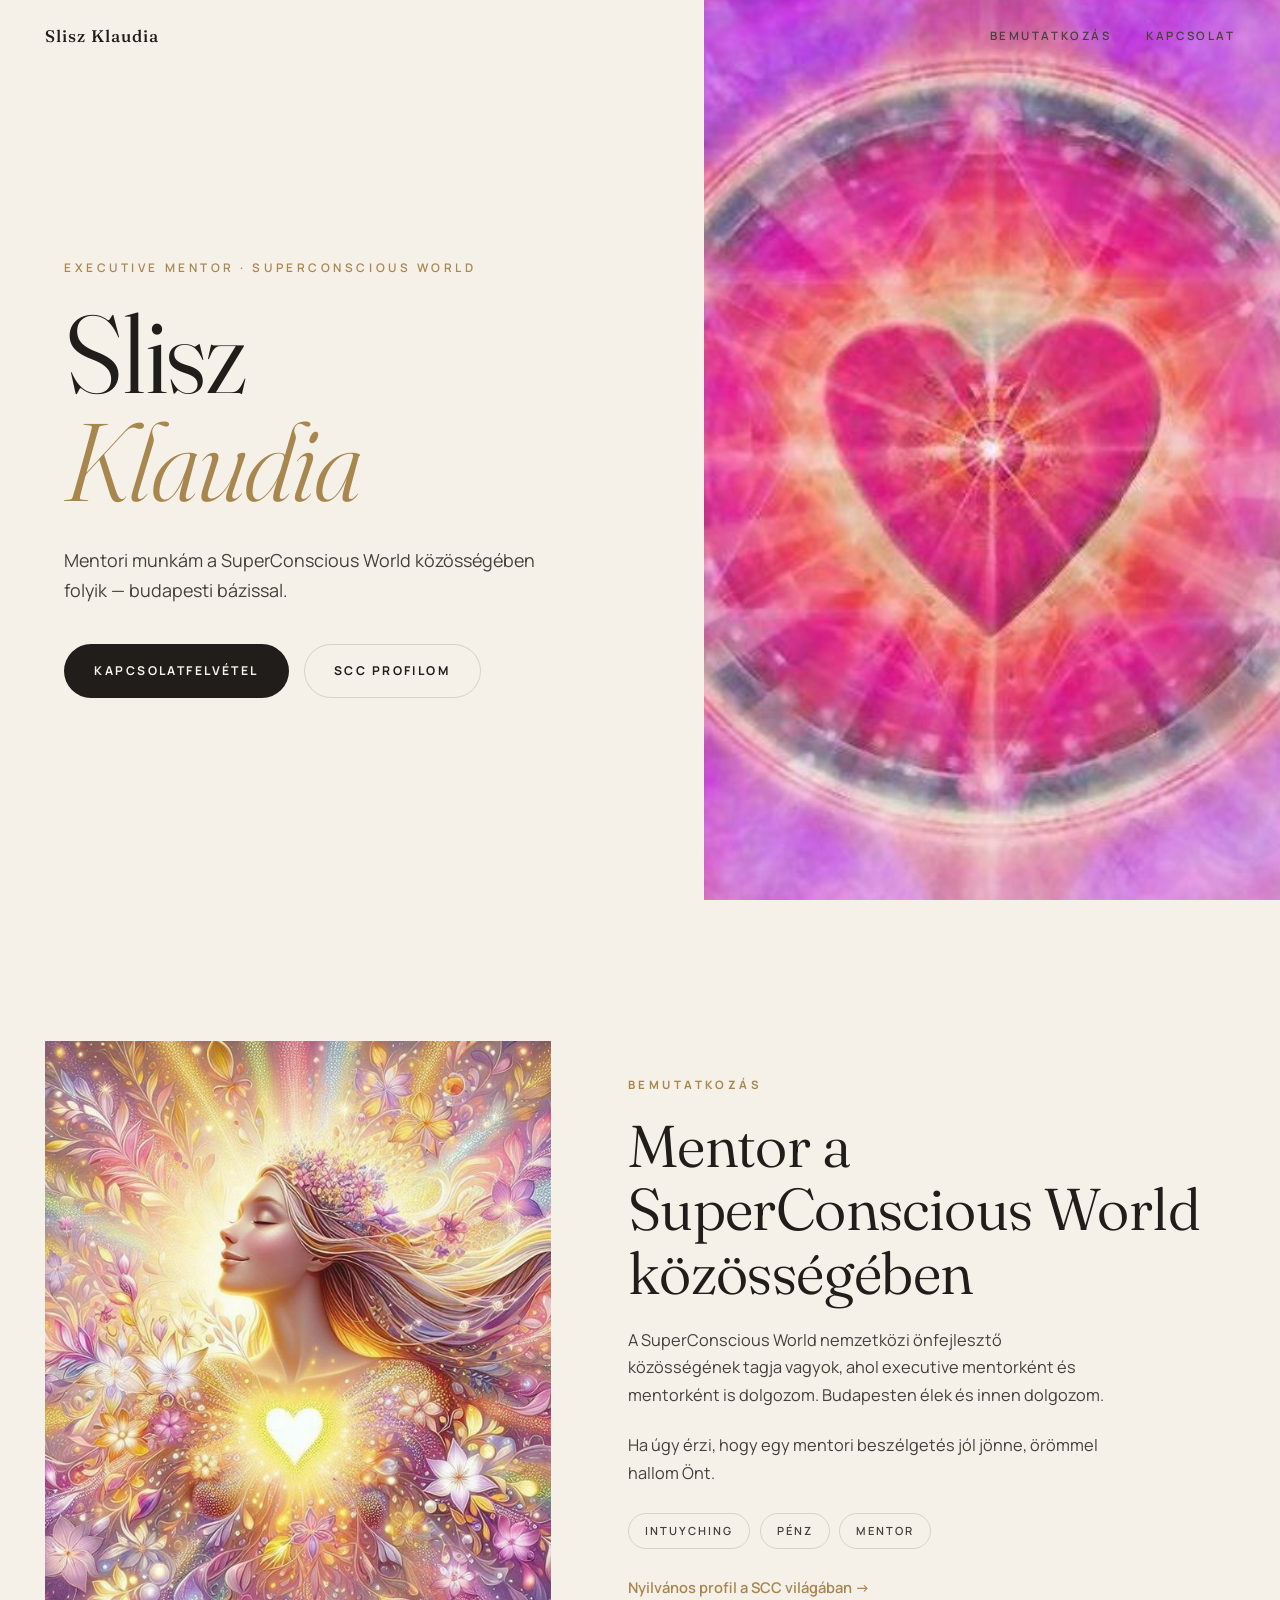
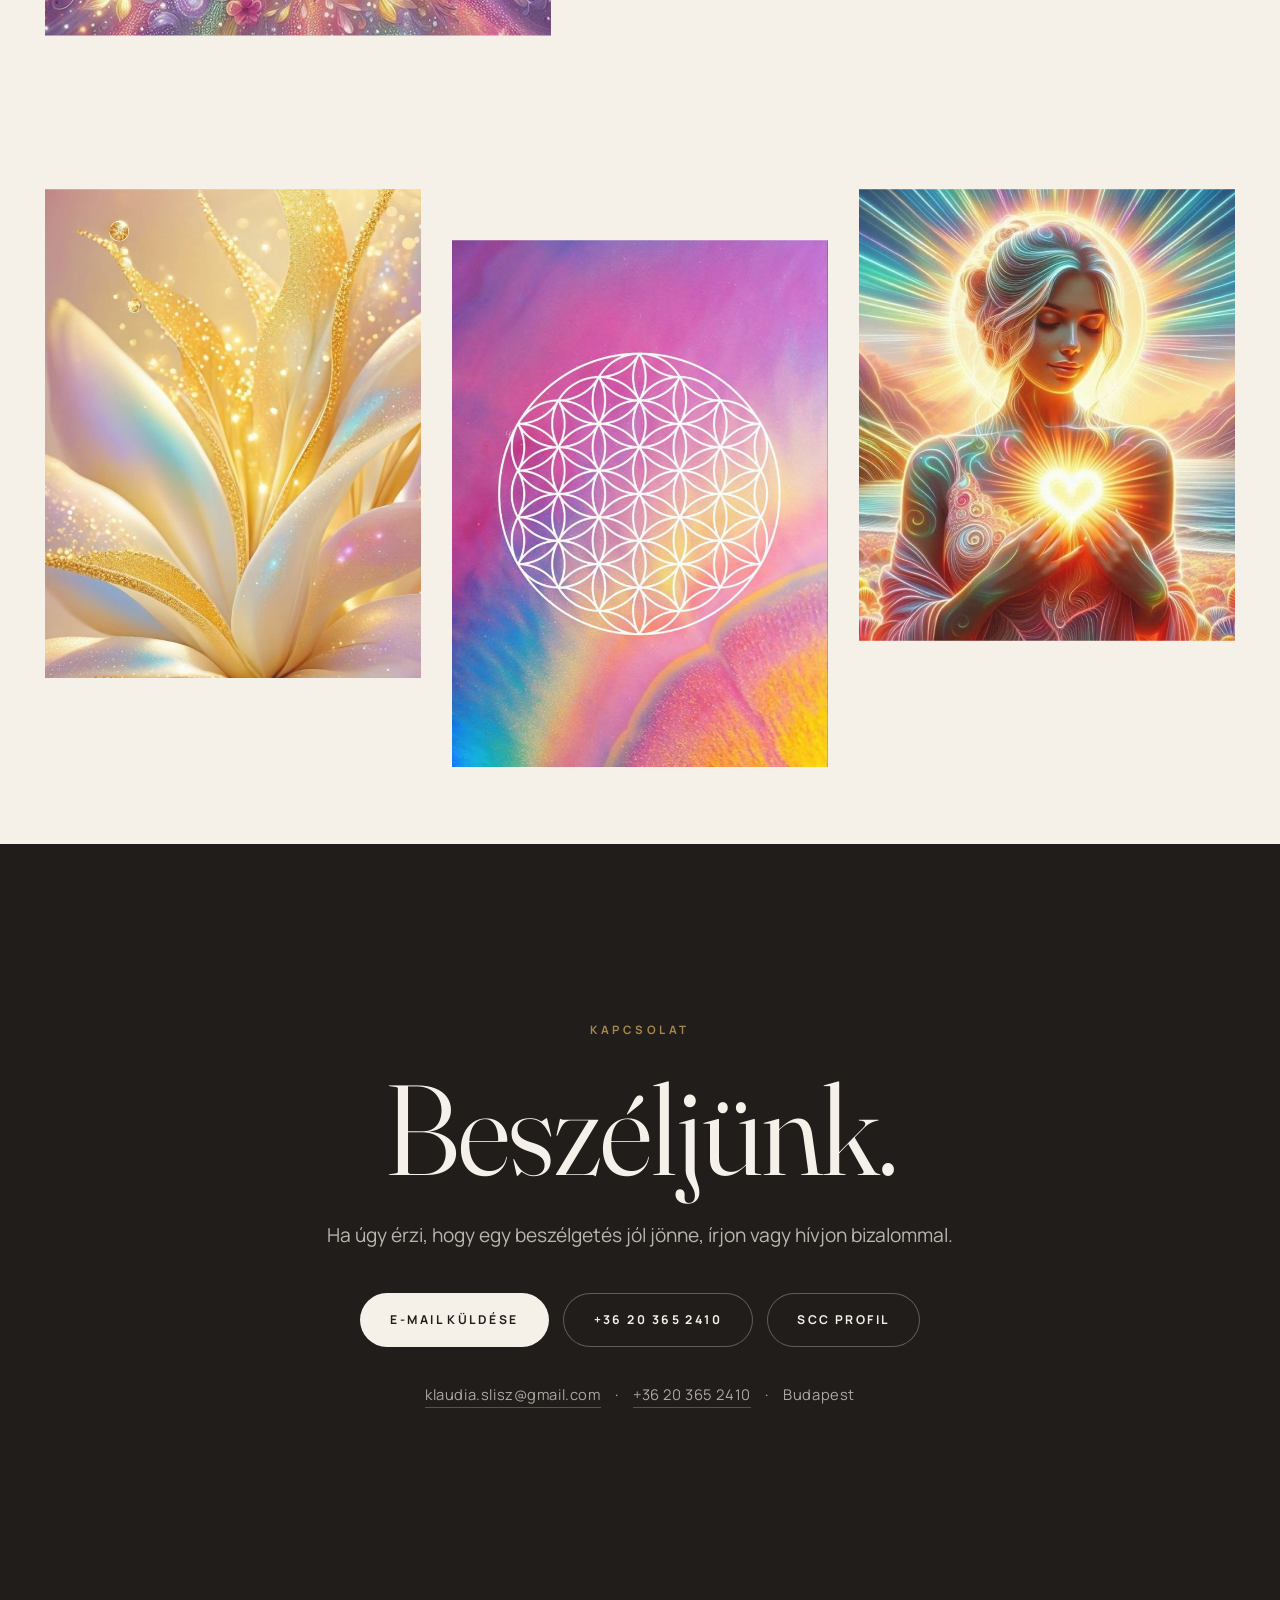
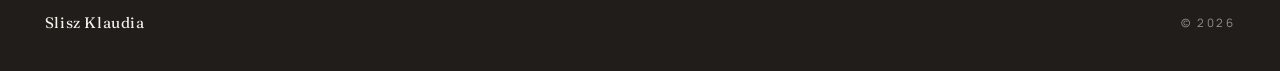
<file: index.html>
<!DOCTYPE html>
<html lang="hu" class="no-js">
<head>
  <meta charset="UTF-8">
  <meta name="viewport" content="width=device-width, initial-scale=1.0">
  <title>Slisz Klaudia — Executive mentor | SuperConscious World</title>
  <meta name="description" content="Slisz Klaudia executive mentor a SuperConscious World közösségben, Budapesten. Kapcsolatfelvétel e-mailben vagy telefonon.">
  <meta name="theme-color" content="#f5f1e9">
  <meta property="og:title" content="Slisz Klaudia — Executive mentor | SuperConscious World">
  <meta property="og:description" content="Executive mentor a SuperConscious World közösségben, Budapesten. Vegye fel velem a kapcsolatot.">
  <meta property="og:type" content="profile">
  <meta property="og:url" content="https://daekon-ship.github.io/slisz-klaudia/">
  <meta property="og:image" content="https://daekon-ship.github.io/slisz-klaudia/assets/img/og-image.png">
  <meta property="og:image:width" content="1200">
  <meta property="og:image:height" content="630">
  <meta property="og:image:alt" content="Slisz Klaudia — Executive mentor">
  <meta property="og:locale" content="hu_HU">
  <meta name="twitter:card" content="summary_large_image">
  <meta name="twitter:title" content="Slisz Klaudia — Executive mentor | SuperConscious World">
  <meta name="twitter:description" content="Executive mentor a SuperConscious World közösségben, Budapesten. Vegye fel velem a kapcsolatot.">
  <meta name="twitter:image" content="https://daekon-ship.github.io/slisz-klaudia/assets/img/og-image.png">
  <link rel="icon" href="assets/img/favicon.svg" type="image/svg+xml">
  <link rel="apple-touch-icon" href="assets/img/favicon.svg">
  <link rel="preconnect" href="https://fonts.googleapis.com">
  <link rel="preconnect" href="https://fonts.gstatic.com" crossorigin>
  <link href="https://fonts.googleapis.com/css2?family=Fraunces:ital,opsz,wght@0,9..144,300..600;1,9..144,300..600&family=Manrope:wght@400;500;600;700&display=swap" rel="stylesheet">
  <link rel="stylesheet" href="css/style.css">
  <script>document.documentElement.classList.replace('no-js','js');</script>
</head>
<body>

  <header class="nav" id="nav">
    <div class="nav__inner">
      <a class="nav__brand" href="#top">Slisz&nbsp;Klaudia</a>
      <nav class="nav__links" aria-label="Fő navigáció">
        <a href="#bemutatkozas">Bemutatkozás</a>
        <a href="#kapcsolat">Kapcsolat</a>
      </nav>
      <button class="nav__burger" aria-label="Menü megnyitása" aria-expanded="false" aria-controls="menu">
        <span></span><span></span>
      </button>
    </div>
  </header>

  <div class="menu" id="menu" aria-hidden="true">
    <nav aria-label="Mobil menü">
      <a href="#bemutatkozas"><em>01</em>Bemutatkozás</a>
      <a href="#kapcsolat"><em>02</em>Kapcsolat</a>
    </nav>
    <p class="menu__foot">Slisz Klaudia</p>
  </div>

  <main id="top">

    <!-- ============ HERO ============ -->
    <section class="hero">
      <div class="hero__panel">
        <div class="hero__content">
          <p class="hero__role rv rv-d-1">Executive mentor · SuperConscious World</p>
          <h1 class="hero__title">
            <span class="hero__line"><span>Slisz</span></span>
            <span class="hero__line hero__line--2"><span>Klaudia</span></span>
          </h1>
          <p class="hero__sub rv rv-d-3">Mentori munkám a SuperConscious World közösségében folyik — budapesti bázissal.</p>
          <div class="hero__actions rv rv-d-4">
            <a class="btn btn--solid" href="mailto:klaudia.slisz@gmail.com">Kapcsolatfelvétel</a>
            <a class="btn btn--ghost" href="https://scc.world/hu/members/118" target="_blank" rel="noopener">SCC profilom</a>
          </div>
        </div>
      </div>
      <div class="hero__media">
        <div class="hero__frame" data-plx="30">
          <img src="assets/img/sziv-elet-viragaban.jpg" alt="" role="presentation" width="555" height="548" fetchpriority="high" decoding="async">
        </div>
      </div>
    </section>

    <!-- ============ BEMUTATKOZÁS ============ -->
    <section class="about" id="bemutatkozas">
      <figure class="about__media rv">
        <div class="frame">
          <img src="assets/img/klaudia-hero.jpg" alt="" role="presentation" loading="lazy" decoding="async" width="736" height="736">
        </div>
      </figure>
      <div class="about__body">
        <p class="eyebrow rv">Bemutatkozás</p>
        <h2 class="about__name rv rv-d-1">Mentor a SuperConscious World közösségében</h2>
        <p class="about__text rv rv-d-2">
          A SuperConscious World nemzetközi önfejlesztő közösségének tagja vagyok,
          ahol executive mentorként és mentorként is dolgozom. Budapesten élek
          és innen dolgozom.
        </p>
        <p class="about__text rv rv-d-3">
          Ha úgy érzi, hogy egy mentori beszélgetés jól jönne, örömmel hallom Önt.
        </p>
        <ul class="chips rv rv-d-3" aria-label="SuperConscious World jelvények">
          <li>Intuyching</li>
          <li>Pénz</li>
          <li>Mentor</li>
        </ul>
        <p class="about__link rv rv-d-4">
          <a href="https://scc.world/hu/members/118" target="_blank" rel="noopener">Nyilvános profil a SCC világában →</a>
        </p>
      </div>
    </section>

    <!-- ============ DÍSZÍTŐ KÉPCIK — dekoráció ============ -->
    <div class="strip" aria-hidden="true">
      <div class="strip__inner">
        <div class="frame rv"><img src="assets/img/arany-virag.jpg" alt="" role="presentation" loading="lazy" decoding="async" width="736" height="1308"></div>
        <div class="frame rv rv-d-1"><img src="assets/img/elet-viraga.jpg" alt="" role="presentation" loading="lazy" decoding="async" width="680" height="1200"></div>
        <div class="frame rv rv-d-2"><img src="assets/img/klaudia-portre.jpg" alt="" role="presentation" loading="lazy" decoding="async" width="736" height="807"></div>
      </div>
    </div>

    <!-- ============ KAPCSOLAT ============ -->
    <section class="contact" id="kapcsolat">
      <p class="eyebrow eyebrow--light rv">Kapcsolat</p>
      <h2 class="contact__title rv rv-d-1">Beszéljünk.</h2>
      <p class="contact__sub rv rv-d-2">Ha úgy érzi, hogy egy beszélgetés jól jönne, írjon vagy hívjon bizalommal.</p>
      <div class="contact__actions rv rv-d-3">
        <a class="btn btn--solid" href="mailto:klaudia.slisz@gmail.com">E-mail küldése</a>
        <a class="btn btn--ghost" href="tel:+36203652410">+36 20 365 2410</a>
        <a class="btn btn--ghost" href="https://scc.world/hu/members/118" target="_blank" rel="noopener">SCC profil</a>
      </div>
      <p class="contact__lines rv rv-d-4">
        <a href="mailto:klaudia.slisz@gmail.com">klaudia.slisz@gmail.com</a>
        <span aria-hidden="true">·</span>
        <a href="tel:+36203652410">+36 20 365 2410</a>
        <span aria-hidden="true">·</span>
        <span>Budapest</span>
      </p>
    </section>

  </main>

  <footer class="footer">
    <div class="footer__inner">
      <span class="footer__name">Slisz Klaudia</span>
      <span class="footer__copy">© 2026</span>
    </div>
  </footer>

  <script src="js/main.js" defer></script>
</body>
</html>
</file>
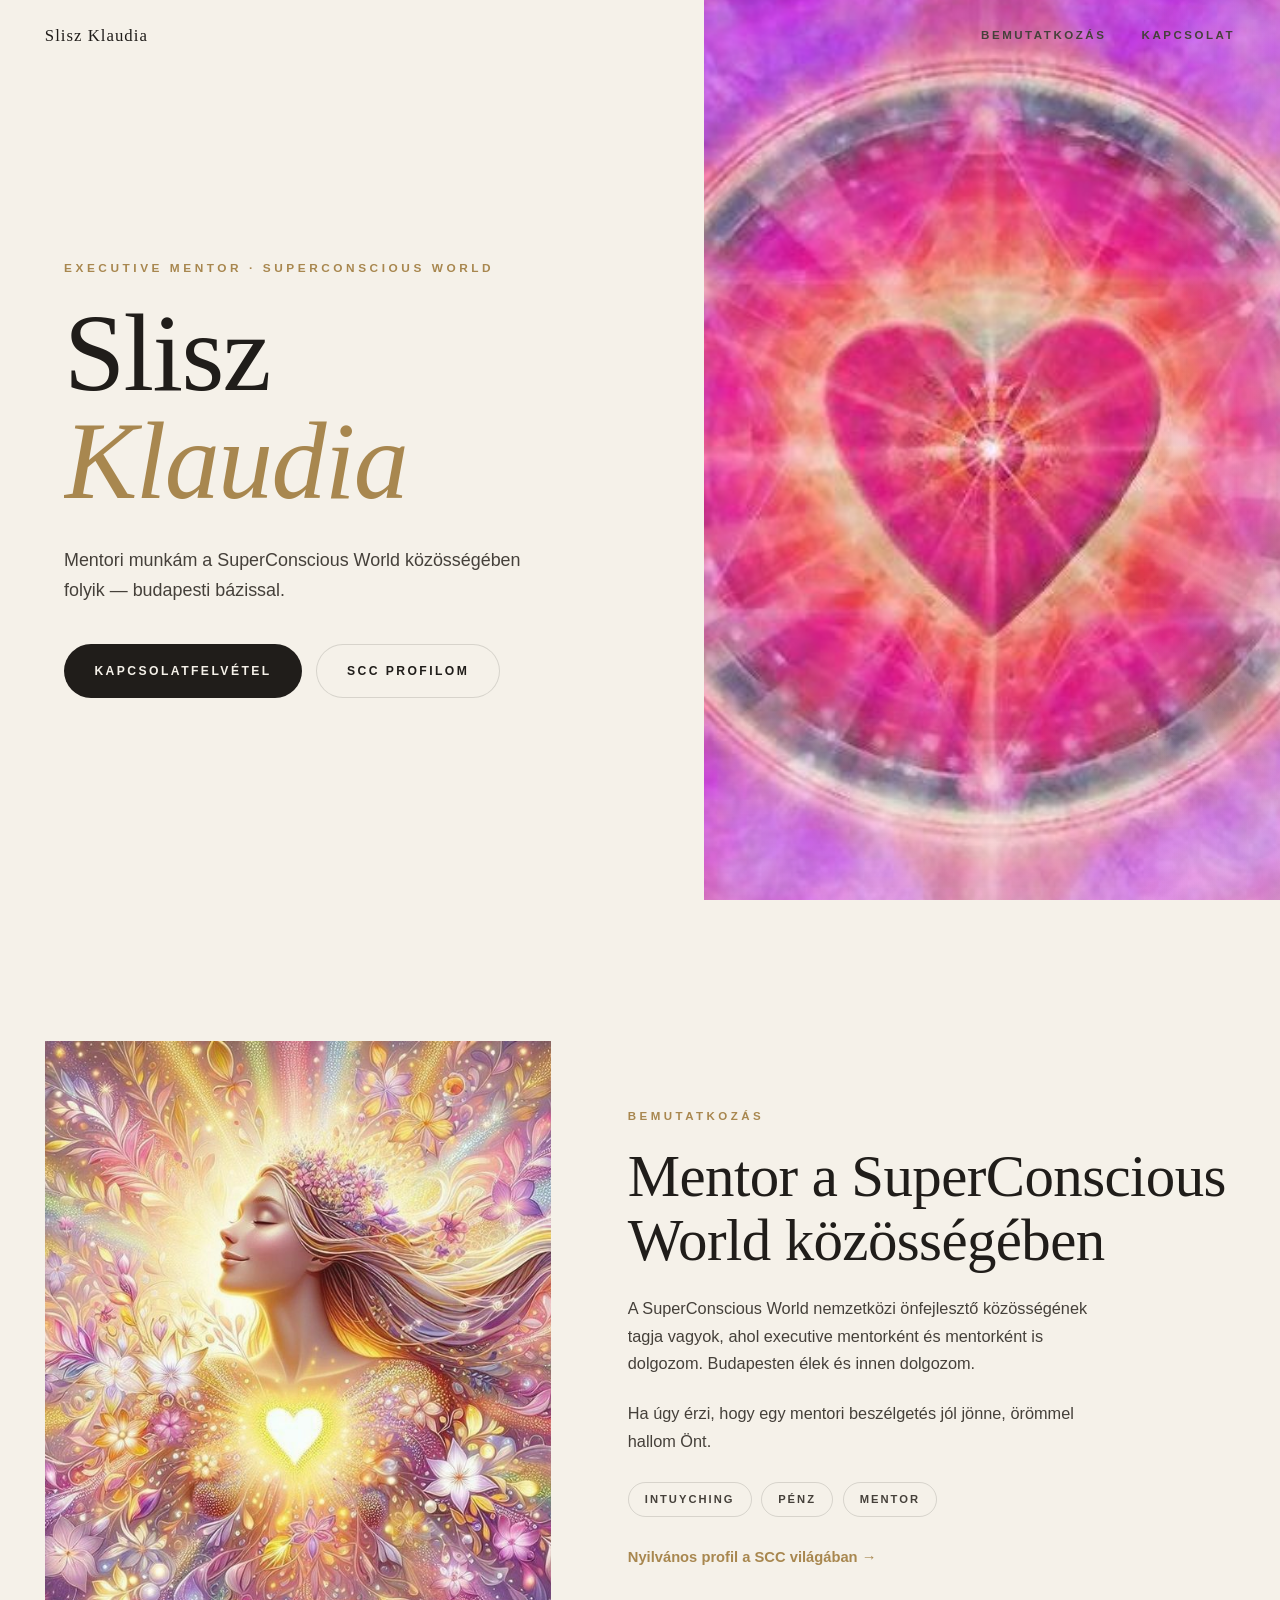
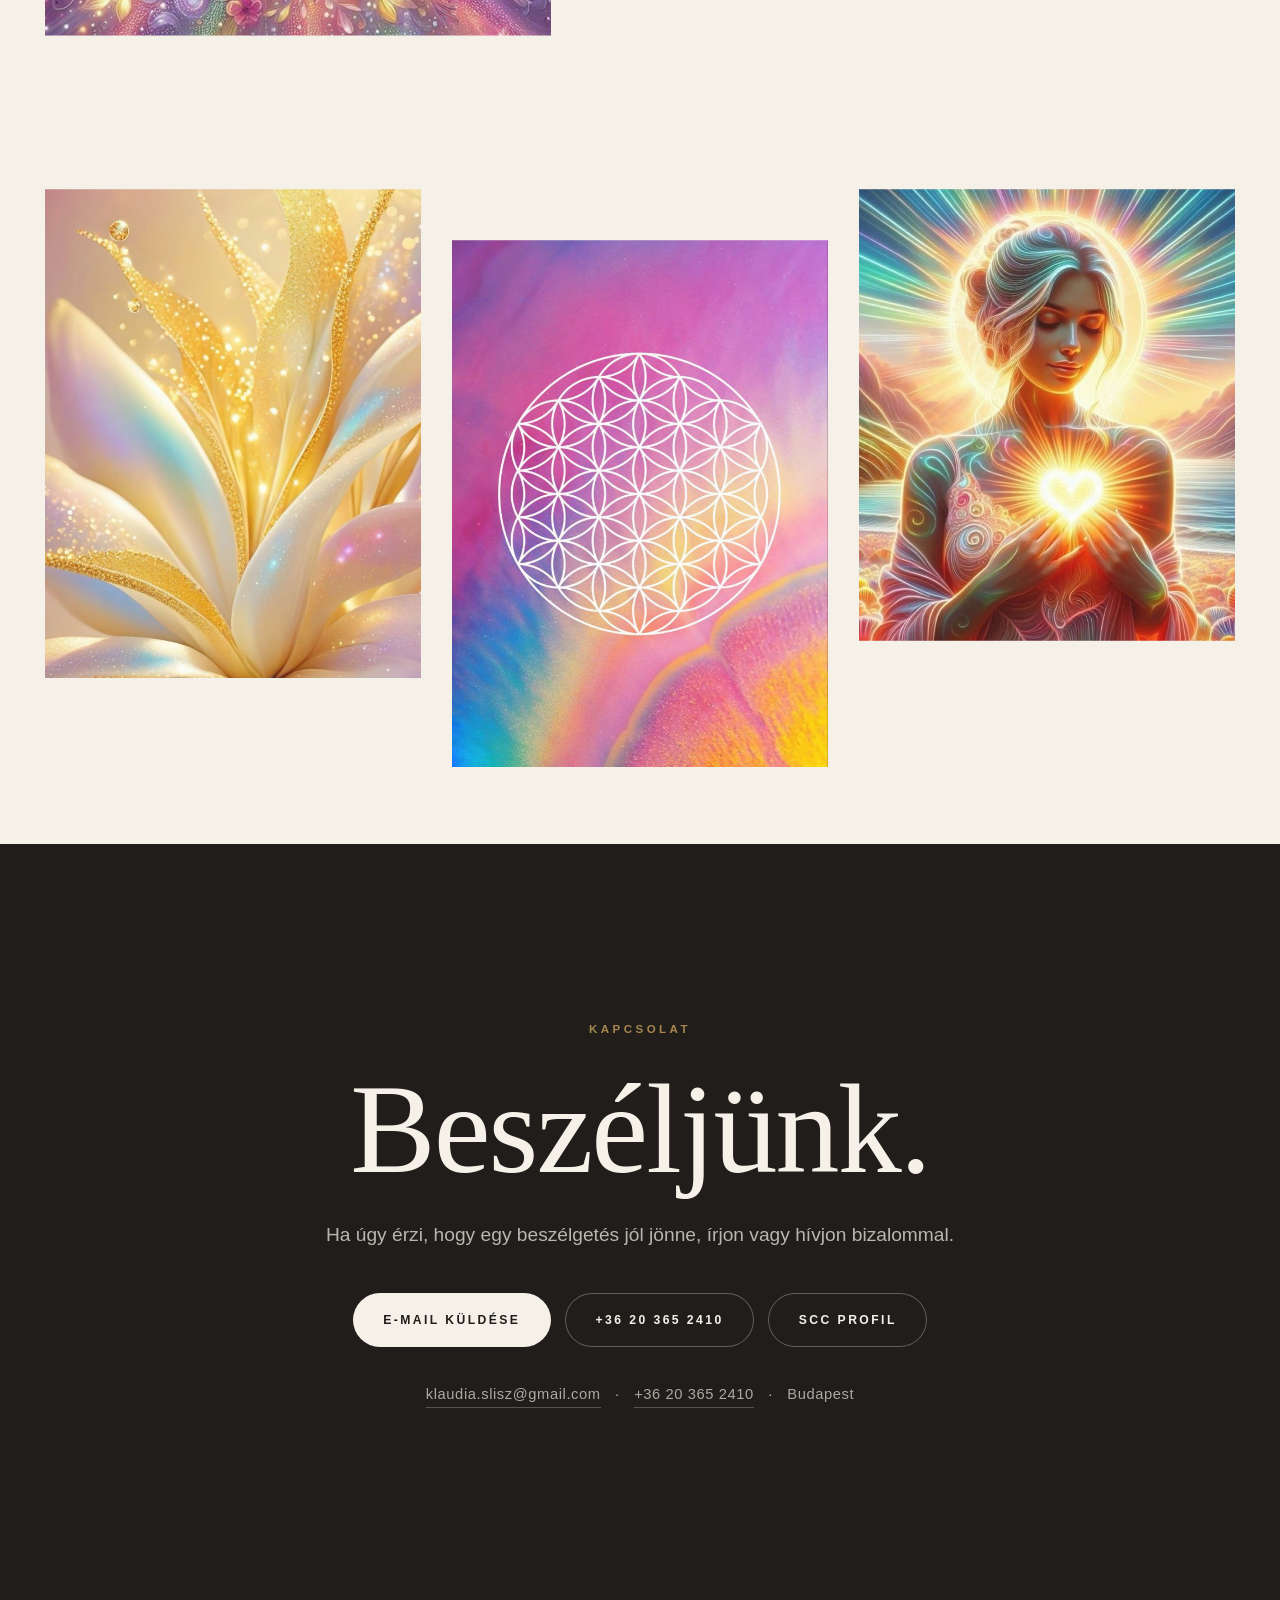
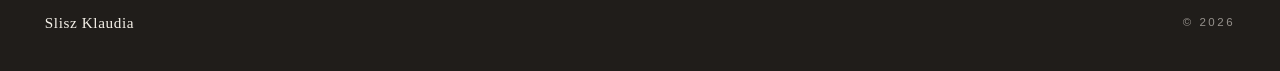
<file: latvanyterv-egyfajlban.html>
<!DOCTYPE html>
<html lang="hu" class="no-js">
<head>
  <meta charset="UTF-8">
  <meta name="viewport" content="width=device-width, initial-scale=1.0">
  <title>Slisz Klaudia — Executive mentor | SuperConscious World</title>
  <!-- EGYFÁJLOS OFFLINE ÁTADÓ — az eredeti élő oldal: https://daekon-ship.github.io/slisz-klaudia/ -->
  <meta name="description" content="Slisz Klaudia executive mentor a SuperConscious World közösségben, Budapesten. Kapcsolatfelvétel e-mailben vagy telefonon.">
  <meta name="theme-color" content="#f5f1e9">
  <meta property="og:title" content="Slisz Klaudia — Executive mentor | SuperConscious World">
  <meta property="og:description" content="Executive mentor a SuperConscious World közösségben, Budapesten. Vegye fel velem a kapcsolatot.">
  <meta property="og:type" content="profile">
  <meta property="og:url" content="https://daekon-ship.github.io/slisz-klaudia/">
  <meta property="og:image" content="https://daekon-ship.github.io/slisz-klaudia/assets/img/og-image.png">
  <meta property="og:image:width" content="1200">
  <meta property="og:image:height" content="630">
  <meta property="og:image:alt" content="Slisz Klaudia — Executive mentor">
  <meta property="og:locale" content="hu_HU">
  <meta name="twitter:card" content="summary_large_image">
  <meta name="twitter:title" content="Slisz Klaudia — Executive mentor | SuperConscious World">
  <meta name="twitter:description" content="Executive mentor a SuperConscious World közösségben, Budapesten. Vegye fel velem a kapcsolatot.">
  <meta name="twitter:image" content="https://daekon-ship.github.io/slisz-klaudia/assets/img/og-image.png">
  <link rel="icon" href="[data-uri]" type="image/svg+xml">
  <link rel="apple-touch-icon" href="[data-uri]">
  <!-- offline: rendszer-betűtípus tartalék -->
  <style>/* ==========================================================================
   SLISZ KLAUDIA — V6 · editorial art portfolio
   ivory / grafit / bronz · az alkotások a főszereplők
   ========================================================================== */

/* ---------- 1. TOKENEK ---------- */
:root{
  --ivory:      #f5f1e9;
  --ivory-2:    #efe9dd;
  --graphite:   #201d1a;
  --graphite-2: #45403a;
  --bronze:     #a8874f;
  --line:       rgba(32,29,26,.14);

  --font-serif: 'Fraunces', 'Georgia', serif;
  --font-sans:  'Manrope', 'Segoe UI', sans-serif;

  --w:          min(1240px, calc(100% - clamp(2.4rem, 7vw, 6rem)));
  --nav-h:      72px;

  --ease:       cubic-bezier(.22, 1, .36, 1);
}

/* ---------- 2. ALAP ---------- */
*,*::before,*::after{ box-sizing:border-box; margin:0; padding:0; }

html{
  scroll-behavior:smooth;
  scroll-padding-top:calc(var(--nav-h) + 8px);
  -webkit-text-size-adjust:100%;
}

body{
  font-family:var(--font-sans);
  font-size:1rem;
  line-height:1.7;
  color:var(--graphite);
  background:var(--ivory);
  -webkit-font-smoothing:antialiased;
  overflow-x:hidden;
  overflow-x:clip;
  -webkit-tap-highlight-color:transparent;
}

img{ display:block; max-width:100%; }
a{ color:inherit; text-decoration:none; }
ul,ol{ list-style:none; }
figure{ margin:0; }

::selection{ background:var(--bronze); color:var(--ivory); }
:focus-visible{ outline:2px solid var(--bronze); outline-offset:3px; }

/* ---------- 3. NAV ---------- */
.nav{
  position:fixed; top:0; left:0; right:0; z-index:1000;
  transition:background .4s ease, box-shadow .4s ease;
}
.nav.is-scrolled{
  background:rgba(245,241,233,.88);
  backdrop-filter:blur(12px);
  -webkit-backdrop-filter:blur(12px);
  box-shadow:0 1px 0 var(--line);
}
.nav__inner{
  width:var(--w); margin-inline:auto;
  height:var(--nav-h);
  display:flex; align-items:center; justify-content:space-between; gap:2rem;
}
.nav__brand{
  font-family:var(--font-serif); font-size:1.05rem; font-weight:500;
  letter-spacing:.06em; white-space:nowrap;
}
.nav__links{ display:flex; gap:2.2rem; }
.nav__links a{
  font-size:.72rem; font-weight:600; letter-spacing:.22em; text-transform:uppercase;
  color:var(--graphite-2);
  transition:color .3s ease;
}
.nav__links a:hover{ color:var(--bronze); }
.nav__burger{
  display:none;
  width:44px; height:44px; margin-right:-10px;
  background:none; border:0; cursor:pointer;
  flex-direction:column; align-items:center; justify-content:center; gap:7px;
}
.nav__burger span{
  display:block; width:24px; height:1.5px; background:var(--graphite);
  transition:transform .4s var(--ease), opacity .3s ease;
}
body.menu-open .nav__burger span:nth-child(1){ transform:translateY(4.25px) rotate(45deg); }
body.menu-open .nav__burger span:nth-child(2){ transform:translateY(-4.25px) rotate(-45deg); }

/* mobil menü */
.menu{
  position:fixed; inset:0; z-index:900;
  background:var(--ivory);
  display:flex; flex-direction:column; justify-content:center;
  padding:var(--nav-h) clamp(1.6rem,8vw,3rem) 3rem;
  opacity:0; visibility:hidden; pointer-events:none;
  transition:opacity .45s ease, visibility 0s .45s;
}
body.menu-open .menu{
  opacity:1; visibility:visible; pointer-events:auto;
  transition:opacity .45s ease;
}
.menu nav{ display:grid; gap:.4rem; }
.menu a{
  display:flex; align-items:baseline; gap:1.1rem;
  font-family:var(--font-serif); font-weight:400;
  font-size:clamp(2.2rem, 9vw, 3.2rem); line-height:1.25;
  padding:.35rem 0;
  opacity:0; transform:translateY(18px);
  transition:opacity .5s ease, transform .6s var(--ease);
}
.menu a em{
  font-family:var(--font-sans); font-style:normal;
  font-size:.72rem; font-weight:600; letter-spacing:.2em; color:var(--bronze);
}
body.menu-open .menu a{ opacity:1; transform:none; }
body.menu-open .menu a:nth-child(1){ transition-delay:.1s; }
body.menu-open .menu a:nth-child(2){ transition-delay:.17s; }
body.menu-open .menu a:nth-child(3){ transition-delay:.24s; }
.menu__foot{
  position:absolute; bottom:2.2rem; left:clamp(1.6rem,8vw,3rem);
  font-size:.72rem; letter-spacing:.24em; text-transform:uppercase; color:var(--graphite-2);
}

/* ---------- 4. HERO ---------- */
.hero{
  position:relative; min-height:100svh;
  display:grid; grid-template-columns:minmax(0,55fr) minmax(0,45fr);
  align-items:stretch;
}
.hero__panel{
  position:relative;
  display:flex; flex-direction:column; justify-content:center;
  padding:calc(var(--nav-h) + 2rem) clamp(1.6rem,5vw,5rem) 3rem;
}
.hero__content{ max-width:38rem; }
.hero__role{
  font-size:.74rem; font-weight:600; letter-spacing:.3em; text-transform:uppercase;
  color:var(--bronze);
}
.hero__title{
  margin-top:1.4rem;
  font-family:var(--font-serif); font-weight:340;
  font-size:clamp(3.4rem, 8.6vw, 8.2rem);
  line-height:.98; letter-spacing:-.015em;
  color:var(--graphite);
}
.hero__title .hero__line{ display:block; overflow:hidden; }
.hero__title .hero__line > span{ display:block; }
.hero__line--2{ font-style:italic; font-weight:300; color:var(--bronze); }
.hero__sub{
  margin-top:1.8rem;
  font-size:clamp(1rem, 1.4vw, 1.15rem);
  color:var(--graphite-2);
  max-width:30rem;
}
.hero__actions{
  margin-top:2.4rem;
  display:flex; gap:.9rem; flex-wrap:wrap;
}
.hero__media{
  position:relative; overflow:hidden;
  min-height:60svh;
}
.hero__frame{
  position:absolute; inset:-6% 0;
  will-change:transform;
}
.hero__frame img{
  width:100%; height:100%; object-fit:cover;
}
/* az ivory világba olvasztó átmenetek */
.hero__media::after{
  content:""; position:absolute; inset:0; pointer-events:none;
  background:linear-gradient(270deg, rgba(245,241,233,.30) 0%, transparent 24%),
             linear-gradient(0deg, rgba(245,241,233,.24) 0%, transparent 22%);
}
/* gombok */
.btn{
  display:inline-flex; align-items:center; justify-content:center;
  font-size:.76rem; font-weight:700; letter-spacing:.2em; text-transform:uppercase;
  padding:1.05rem 1.9rem; border-radius:99px;
  transition:background .35s ease, color .35s ease, border-color .35s ease, transform .35s var(--ease);
}
.btn:active{ transform:scale(.97); }
.btn--solid{
  background:var(--graphite); color:var(--ivory);
}
.btn--solid:hover{ background:var(--bronze); }
.btn--ghost{
  color:var(--graphite); box-shadow:inset 0 0 0 1px var(--line);
}
.btn--ghost:hover{ color:var(--bronze); box-shadow:inset 0 0 0 1px var(--bronze); }

/* hero belépő: sor-felhúzás + kép-maszk */
.js .hero__line > span{
  transform:translateY(112%);
  transition:transform 1.15s var(--ease) .15s;
}
.js .hero.is-in .hero__line > span{ transform:none; }
.js .hero__line--2 > span{ transition-delay:.28s; }
.js .hero__media{
  clip-path:inset(0 0 100% 0);
  transition:clip-path 1.3s var(--ease) .1s;
}
.js .hero.is-in .hero__media{ clip-path:inset(0 0 0% 0); }

/* ---------- 5. SZEKCIÓ-közös ---------- */
.eyebrow{
  font-size:.72rem; font-weight:700; letter-spacing:.3em; text-transform:uppercase;
  color:var(--bronze);
}
.eyebrow--light{ color:var(--bronze); }

/* reveal */
.js .rv{
  opacity:0; transform:translateY(34px);
  transition:opacity .9s ease, transform 1.05s var(--ease);
}
.js .rv.is-in{ opacity:1; transform:none; }
.js .rv-d-1{ transition-delay:.1s; }
.js .rv-d-2{ transition-delay:.2s; }
.js .rv-d-3{ transition-delay:.3s; }
.js .rv-d-4{ transition-delay:.42s; }

/* képek maszkos belépése */
.js .frame{
  clip-path:inset(6% 4% 6% 4%);
  transition:clip-path 1.25s var(--ease);
}
.js .is-in .frame,
.js .frame.is-in{ clip-path:inset(0 0 0 0); }

/* SCC jelvények */
.chips{
  display:flex; gap:.6rem; flex-wrap:wrap;
  margin-top:1.6rem;
}
.chips li{
  font-size:.7rem; font-weight:600; letter-spacing:.18em; text-transform:uppercase;
  color:var(--graphite-2);
  border:1px solid var(--line); border-radius:99px;
  padding:.45rem 1rem;
}
.about__link{ margin-top:1.6rem; }
.about__link a{
  font-size:.92rem; font-weight:600; color:var(--bronze);
  border-bottom:1px solid transparent;
  transition:border-color .3s ease;
}
.about__link a:hover{ border-color:var(--bronze); }

/* ---------- 6. DÍSZÍTŐ KÉPCSÍK (dekoráció) ---------- */
.strip{
  width:var(--w); margin-inline:auto;
  padding:clamp(2.5rem, 6vw, 5rem) 0;
}
.strip__inner{
  display:grid; grid-template-columns:repeat(3,1fr);
  gap:clamp(1rem, 2.4vw, 2rem);
  align-items:start;
}
.strip .frame{
  overflow:hidden; background:var(--ivory-2);
}
.strip .frame:nth-child(1){ aspect-ratio:4/5.2; }
.strip .frame:nth-child(2){ aspect-ratio:4/5.6; margin-top:clamp(1.5rem, 4vw, 3.5rem); }
.strip .frame:nth-child(3){ aspect-ratio:4/4.8; }
.strip .frame img{
  width:100%; height:100%; object-fit:cover;
  opacity:.92;
}
.strip-note{
  width:var(--w); margin-inline:auto;
  font-size:.72rem; letter-spacing:.18em; text-transform:uppercase;
  color:var(--graphite-2);
  padding-top:1.2rem;
}

/* ---------- 7. BEMUTATKOZÁS ---------- */
.about{
  width:var(--w); margin-inline:auto;
  padding:clamp(5rem, 11vw, 9.5rem) 0 clamp(3rem, 6vw, 5rem);
  display:grid; grid-template-columns:minmax(0,5fr) minmax(0,6fr);
  gap:clamp(2.4rem, 6vw, 6rem);
  align-items:center;
}
.about .frame{ overflow:hidden; background:var(--ivory-2); }
.about .frame{ aspect-ratio:4/4.7; }
.about .frame img{
  width:100%; height:100%; object-fit:cover; object-position:center 24%;
  opacity:.94;
}
.about__name{
  margin-top:1.2rem;
  font-family:var(--font-serif); font-weight:340;
  font-size:clamp(2.1rem, 4.6vw, 4.2rem);
  line-height:1.08; letter-spacing:-.01em;
  overflow-wrap:break-word;
}
.about__text{
  margin-top:1.4rem;
  max-width:30rem;
  font-size:1.02rem;
  color:var(--graphite-2);
}

/* ---------- 8. KAPCSOLAT ---------- */
.contact{
  background:var(--graphite);
  color:var(--ivory);
  text-align:center;
  padding:clamp(6rem, 14vw, 11rem) clamp(1.6rem, 6vw, 4rem);
}
.contact .btn--solid{
  background:var(--ivory); color:var(--graphite);
}
.contact .btn--solid:hover{ background:var(--bronze); color:var(--ivory); }
.contact .btn--ghost{
  color:var(--ivory); box-shadow:inset 0 0 0 1px rgba(245,241,233,.3);
}
.contact .btn--ghost:hover{ color:var(--ivory); box-shadow:inset 0 0 0 1px var(--bronze); }
.contact__title{
  margin-top:1.6rem;
  font-family:var(--font-serif); font-weight:340;
  font-size:clamp(3.4rem, 10vw, 9rem);
  line-height:1; letter-spacing:-.015em;
}
.contact__sub{
  margin-top:1.6rem;
  font-size:clamp(1rem, 1.5vw, 1.2rem);
  color:rgba(245,241,233,.72);
}
.contact__actions{
  margin-top:2.6rem;
  display:flex; gap:.9rem; justify-content:center; flex-wrap:wrap;
}
.contact__lines{
  margin-top:2.2rem;
  display:flex; gap:.9rem; justify-content:center; flex-wrap:wrap;
  font-size:.92rem; letter-spacing:.04em;
  color:rgba(245,241,233,.66);
}
.contact__lines a{
  border-bottom:1px solid rgba(245,241,233,.25);
  transition:color .3s ease, border-color .3s ease;
}
.contact__lines a:hover{ color:var(--ivory); border-color:var(--bronze); }

/* ---------- 9. FOOTER ---------- */
.footer{
  background:var(--graphite); color:var(--ivory);
  margin-top:0;
}
.footer__inner{
  display:flex; align-items:center; justify-content:space-between; gap:1rem;
  width:var(--w); margin-inline:auto;
  padding:1.6rem 0 2.2rem;
}
.footer__name{
  font-family:var(--font-serif); font-size:.95rem; letter-spacing:.04em;
}
.footer__copy{
  font-size:.72rem; letter-spacing:.22em; text-transform:uppercase;
  color:rgba(245,241,233,.55);
}

/* ---------- 10. RESZPONZÍV ---------- */
@media (max-width:960px){
  .hero{ grid-template-columns:1fr; grid-template-rows:auto 52svh; }
  .hero__panel{ padding-top:calc(var(--nav-h) + 2.4rem); padding-bottom:2.4rem; }
  .hero__media{ min-height:52svh; }
  .hero__media::after{
    background:linear-gradient(180deg, rgba(245,241,233,.5) 0%, rgba(245,241,233,0) 30%);
  }
  .about{ grid-template-columns:1fr; gap:2.6rem; }
  .about__media{ max-width:520px; }
}
@media (max-width:760px){
  :root{ --nav-h:64px; }
  .nav__links{ display:none; }
  .nav__burger{ display:flex; }
  .hero__title{ font-size:clamp(3rem, 15.5vw, 4.6rem); }
  .hero__sub{ font-size:1rem; }
  .hero__actions .btn{ flex:1 1 auto; }
  .strip__inner{ grid-template-columns:1fr 1fr; }
  .strip .frame:nth-child(3){ display:none; }
  .contact{ text-align:left; }
  .contact__actions{ justify-content:flex-start; }
  .contact__actions .btn{ width:100%; }
  .contact__lines{ justify-content:flex-start; }
  .footer__inner{ flex-direction:column; align-items:flex-start; gap:.4rem; }
}
@media (max-width:430px){
  .hero{ grid-template-rows:auto 46svh; }
  .strip__inner{ grid-template-columns:1fr; }
  .strip .frame:nth-child(2){ display:none; }
  .strip .frame:nth-child(3){ display:block; }
  .strip .frame{ aspect-ratio:4/3.4 !important; margin-top:0 !important; }
}
@media (max-width:430px){
  .hero{ grid-template-rows:auto 46svh; }
}

/* ---------- 11. MOZGÁS-TISZTELET ---------- */
@media (prefers-reduced-motion: reduce){
  html{ scroll-behavior:auto; }
  .js .rv,
  .js .hero__line > span,
  .js .hero__media,
  .js .frame{
    transition:none !important;
    opacity:1 !important; transform:none !important;
    clip-path:none !important;
  }
  .hero__frame{ transform:none !important; }
  .strip .frame img{ opacity:.92; }
}
</style>
  <script>document.documentElement.classList.replace('no-js','js');</script>
</head>
<body>

  <header class="nav" id="nav">
    <div class="nav__inner">
      <a class="nav__brand" href="#top">Slisz&nbsp;Klaudia</a>
      <nav class="nav__links" aria-label="Fő navigáció">
        <a href="#bemutatkozas">Bemutatkozás</a>
        <a href="#kapcsolat">Kapcsolat</a>
      </nav>
      <button class="nav__burger" aria-label="Menü megnyitása" aria-expanded="false" aria-controls="menu">
        <span></span><span></span>
      </button>
    </div>
  </header>

  <div class="menu" id="menu" aria-hidden="true">
    <nav aria-label="Mobil menü">
      <a href="#bemutatkozas"><em>01</em>Bemutatkozás</a>
      <a href="#kapcsolat"><em>02</em>Kapcsolat</a>
    </nav>
    <p class="menu__foot">Slisz Klaudia</p>
  </div>

  <main id="top">

    <!-- ============ HERO ============ -->
    <section class="hero">
      <div class="hero__panel">
        <div class="hero__content">
          <p class="hero__role rv rv-d-1">Executive mentor · SuperConscious World</p>
          <h1 class="hero__title">
            <span class="hero__line"><span>Slisz</span></span>
            <span class="hero__line hero__line--2"><span>Klaudia</span></span>
          </h1>
          <p class="hero__sub rv rv-d-3">Mentori munkám a SuperConscious World közösségében folyik — budapesti bázissal.</p>
          <div class="hero__actions rv rv-d-4">
            <a class="btn btn--solid" href="mailto:klaudia.slisz@gmail.com">Kapcsolatfelvétel</a>
            <a class="btn btn--ghost" href="https://scc.world/hu/members/118" target="_blank" rel="noopener">SCC profilom</a>
          </div>
        </div>
      </div>
      <div class="hero__media">
        <div class="hero__frame" data-plx="30">
          <img src="assets/img/sziv-elet-viragaban.jpg" alt="" role="presentation" width="555" height="548" fetchpriority="high" decoding="async">
        </div>
      </div>
    </section>

    <!-- ============ BEMUTATKOZÁS ============ -->
    <section class="about" id="bemutatkozas">
      <figure class="about__media rv">
        <div class="frame">
          <img src="assets/img/klaudia-hero.jpg" alt="" role="presentation" loading="lazy" decoding="async" width="736" height="736">
        </div>
      </figure>
      <div class="about__body">
        <p class="eyebrow rv">Bemutatkozás</p>
        <h2 class="about__name rv rv-d-1">Mentor a SuperConscious World közösségében</h2>
        <p class="about__text rv rv-d-2">
          A SuperConscious World nemzetközi önfejlesztő közösségének tagja vagyok,
          ahol executive mentorként és mentorként is dolgozom. Budapesten élek
          és innen dolgozom.
        </p>
        <p class="about__text rv rv-d-3">
          Ha úgy érzi, hogy egy mentori beszélgetés jól jönne, örömmel hallom Önt.
        </p>
        <ul class="chips rv rv-d-3" aria-label="SuperConscious World jelvények">
          <li>Intuyching</li>
          <li>Pénz</li>
          <li>Mentor</li>
        </ul>
        <p class="about__link rv rv-d-4">
          <a href="https://scc.world/hu/members/118" target="_blank" rel="noopener">Nyilvános profil a SCC világában →</a>
        </p>
      </div>
    </section>

    <!-- ============ DÍSZÍTŐ KÉPCIK — dekoráció ============ -->
    <div class="strip" aria-hidden="true">
      <div class="strip__inner">
        <div class="frame rv"><img src="assets/img/arany-virag.jpg" alt="" role="presentation" loading="lazy" decoding="async" width="736" height="1308"></div>
        <div class="frame rv rv-d-1"><img src="assets/img/elet-viraga.jpg" alt="" role="presentation" loading="lazy" decoding="async" width="680" height="1200"></div>
        <div class="frame rv rv-d-2"><img src="assets/img/klaudia-portre.jpg" alt="" role="presentation" loading="lazy" decoding="async" width="736" height="807"></div>
      </div>
    </div>

    <!-- ============ KAPCSOLAT ============ -->
    <section class="contact" id="kapcsolat">
      <p class="eyebrow eyebrow--light rv">Kapcsolat</p>
      <h2 class="contact__title rv rv-d-1">Beszéljünk.</h2>
      <p class="contact__sub rv rv-d-2">Ha úgy érzi, hogy egy beszélgetés jól jönne, írjon vagy hívjon bizalommal.</p>
      <div class="contact__actions rv rv-d-3">
        <a class="btn btn--solid" href="mailto:klaudia.slisz@gmail.com">E-mail küldése</a>
        <a class="btn btn--ghost" href="tel:+36203652410">+36 20 365 2410</a>
        <a class="btn btn--ghost" href="https://scc.world/hu/members/118" target="_blank" rel="noopener">SCC profil</a>
      </div>
      <p class="contact__lines rv rv-d-4">
        <a href="mailto:klaudia.slisz@gmail.com">klaudia.slisz@gmail.com</a>
        <span aria-hidden="true">·</span>
        <a href="tel:+36203652410">+36 20 365 2410</a>
        <span aria-hidden="true">·</span>
        <span>Budapest</span>
      </p>
    </section>

  </main>

  <footer class="footer">
    <div class="footer__inner">
      <span class="footer__name">Slisz Klaudia</span>
      <span class="footer__copy">© 2026</span>
    </div>
  </footer>

  <script>/* ==========================================================================
   SLISZ KLAUDIA — V6 · editorial portfolio
   reveal-observer + finom parallax + mobilmenü · minden más a CSS-ben él
   ========================================================================== */
(() => {
  'use strict';

  const html = document.documentElement;

  const reduce = matchMedia('(prefers-reduced-motion: reduce)').matches;
  const motionOn = () => !reduce; /* az OS-beállítást tiszteljük, nincs külön kapcsoló */

  /* ---------- hero belépés ---------- */
  const hero = document.querySelector('.hero');
  if (hero) {
    requestAnimationFrame(() => requestAnimationFrame(() => hero.classList.add('is-in')));
  }

  /* ---------- reveal-observer ---------- */
  const io = new IntersectionObserver(entries => {
    entries.forEach(e => {
      if (e.isIntersecting) {
        e.target.classList.add('is-in');
        io.unobserve(e.target);
      }
    });
  }, { threshold: .12, rootMargin: '0px 0px -7% 0px' });
  document.querySelectorAll('.rv').forEach(el => io.observe(el));

  /* ---------- finom parallax a megjelölt kereteken ---------- */
  const frames = [...document.querySelectorAll('[data-plx]')];
  if (frames.length && motionOn() && matchMedia('(pointer:fine)').matches) {
    let ticking = false;
    const update = () => {
      ticking = false;
      const vh = innerHeight;
      for (const f of frames) {
        const amt = parseFloat(f.dataset.plx) || 30;
        const r = f.parentElement.getBoundingClientRect();
        if (r.bottom < -80 || r.top > vh + 80) continue;
        const progress = (r.top + r.height / 2 - vh / 2) / (vh / 2 + r.height / 2);
        f.style.transform = `translate3d(0, ${(-progress * amt).toFixed(1)}px, 0)`;
      }
    };
    addEventListener('scroll', () => {
      if (!ticking) { ticking = true; requestAnimationFrame(update); }
    }, { passive: true });
    addEventListener('resize', () => { ticking = false; update(); }, { passive: true });
    update();
  }

  /* ---------- nav árnyék ---------- */
  const nav = document.getElementById('nav');
  let navTick = false;
  addEventListener('scroll', () => {
    if (navTick) return;
    navTick = true;
    requestAnimationFrame(() => {
      navTick = false;
      nav?.classList.toggle('is-scrolled', scrollY > 30);
    });
  }, { passive: true });

  /* ---------- mobilmenü ---------- */
  const burger = document.querySelector('.nav__burger');
  const menu = document.getElementById('menu');
  const setMenu = open => {
    document.body.classList.toggle('menu-open', open);
    burger?.setAttribute('aria-expanded', String(open));
    burger?.setAttribute('aria-label', open ? 'Menü bezárása' : 'Menü megnyitása');
    menu?.setAttribute('aria-hidden', String(!open));
  };
  burger?.addEventListener('click', () => setMenu(!document.body.classList.contains('menu-open')));
  menu?.addEventListener('click', e => { if (e.target.closest('a')) setMenu(false); });
  addEventListener('keydown', e => { if (e.key === 'Escape') setMenu(false); });
})();
</script>
</body>
</html>
</file>
<file: css/style.css>
/* ==========================================================================
   SLISZ KLAUDIA — V6 · editorial art portfolio
   ivory / grafit / bronz · az alkotások a főszereplők
   ========================================================================== */

/* ---------- 1. TOKENEK ---------- */
:root{
  --ivory:      #f5f1e9;
  --ivory-2:    #efe9dd;
  --graphite:   #201d1a;
  --graphite-2: #45403a;
  --bronze:     #a8874f;
  --line:       rgba(32,29,26,.14);

  --font-serif: 'Fraunces', 'Georgia', serif;
  --font-sans:  'Manrope', 'Segoe UI', sans-serif;

  --w:          min(1240px, calc(100% - clamp(2.4rem, 7vw, 6rem)));
  --nav-h:      72px;

  --ease:       cubic-bezier(.22, 1, .36, 1);
}

/* ---------- 2. ALAP ---------- */
*,*::before,*::after{ box-sizing:border-box; margin:0; padding:0; }

html{
  scroll-behavior:smooth;
  scroll-padding-top:calc(var(--nav-h) + 8px);
  -webkit-text-size-adjust:100%;
}

body{
  font-family:var(--font-sans);
  font-size:1rem;
  line-height:1.7;
  color:var(--graphite);
  background:var(--ivory);
  -webkit-font-smoothing:antialiased;
  overflow-x:hidden;
  overflow-x:clip;
  -webkit-tap-highlight-color:transparent;
}

img{ display:block; max-width:100%; }
a{ color:inherit; text-decoration:none; }
ul,ol{ list-style:none; }
figure{ margin:0; }

::selection{ background:var(--bronze); color:var(--ivory); }
:focus-visible{ outline:2px solid var(--bronze); outline-offset:3px; }

/* ---------- 3. NAV ---------- */
.nav{
  position:fixed; top:0; left:0; right:0; z-index:1000;
  transition:background .4s ease, box-shadow .4s ease;
}
.nav.is-scrolled{
  background:rgba(245,241,233,.88);
  backdrop-filter:blur(12px);
  -webkit-backdrop-filter:blur(12px);
  box-shadow:0 1px 0 var(--line);
}
.nav__inner{
  width:var(--w); margin-inline:auto;
  height:var(--nav-h);
  display:flex; align-items:center; justify-content:space-between; gap:2rem;
}
.nav__brand{
  font-family:var(--font-serif); font-size:1.05rem; font-weight:500;
  letter-spacing:.06em; white-space:nowrap;
}
.nav__links{ display:flex; gap:2.2rem; }
.nav__links a{
  font-size:.72rem; font-weight:600; letter-spacing:.22em; text-transform:uppercase;
  color:var(--graphite-2);
  transition:color .3s ease;
}
.nav__links a:hover{ color:var(--bronze); }
.nav__burger{
  display:none;
  width:44px; height:44px; margin-right:-10px;
  background:none; border:0; cursor:pointer;
  flex-direction:column; align-items:center; justify-content:center; gap:7px;
}
.nav__burger span{
  display:block; width:24px; height:1.5px; background:var(--graphite);
  transition:transform .4s var(--ease), opacity .3s ease;
}
body.menu-open .nav__burger span:nth-child(1){ transform:translateY(4.25px) rotate(45deg); }
body.menu-open .nav__burger span:nth-child(2){ transform:translateY(-4.25px) rotate(-45deg); }

/* mobil menü */
.menu{
  position:fixed; inset:0; z-index:900;
  background:var(--ivory);
  display:flex; flex-direction:column; justify-content:center;
  padding:var(--nav-h) clamp(1.6rem,8vw,3rem) 3rem;
  opacity:0; visibility:hidden; pointer-events:none;
  transition:opacity .45s ease, visibility 0s .45s;
}
body.menu-open .menu{
  opacity:1; visibility:visible; pointer-events:auto;
  transition:opacity .45s ease;
}
.menu nav{ display:grid; gap:.4rem; }
.menu a{
  display:flex; align-items:baseline; gap:1.1rem;
  font-family:var(--font-serif); font-weight:400;
  font-size:clamp(2.2rem, 9vw, 3.2rem); line-height:1.25;
  padding:.35rem 0;
  opacity:0; transform:translateY(18px);
  transition:opacity .5s ease, transform .6s var(--ease);
}
.menu a em{
  font-family:var(--font-sans); font-style:normal;
  font-size:.72rem; font-weight:600; letter-spacing:.2em; color:var(--bronze);
}
body.menu-open .menu a{ opacity:1; transform:none; }
body.menu-open .menu a:nth-child(1){ transition-delay:.1s; }
body.menu-open .menu a:nth-child(2){ transition-delay:.17s; }
body.menu-open .menu a:nth-child(3){ transition-delay:.24s; }
.menu__foot{
  position:absolute; bottom:2.2rem; left:clamp(1.6rem,8vw,3rem);
  font-size:.72rem; letter-spacing:.24em; text-transform:uppercase; color:var(--graphite-2);
}

/* ---------- 4. HERO ---------- */
.hero{
  position:relative; min-height:100svh;
  display:grid; grid-template-columns:minmax(0,55fr) minmax(0,45fr);
  align-items:stretch;
}
.hero__panel{
  position:relative;
  display:flex; flex-direction:column; justify-content:center;
  padding:calc(var(--nav-h) + 2rem) clamp(1.6rem,5vw,5rem) 3rem;
}
.hero__content{ max-width:38rem; }
.hero__role{
  font-size:.74rem; font-weight:600; letter-spacing:.3em; text-transform:uppercase;
  color:var(--bronze);
}
.hero__title{
  margin-top:1.4rem;
  font-family:var(--font-serif); font-weight:340;
  font-size:clamp(3.4rem, 8.6vw, 8.2rem);
  line-height:.98; letter-spacing:-.015em;
  color:var(--graphite);
}
.hero__title .hero__line{ display:block; overflow:hidden; }
.hero__title .hero__line > span{ display:block; }
.hero__line--2{ font-style:italic; font-weight:300; color:var(--bronze); }
.hero__sub{
  margin-top:1.8rem;
  font-size:clamp(1rem, 1.4vw, 1.15rem);
  color:var(--graphite-2);
  max-width:30rem;
}
.hero__actions{
  margin-top:2.4rem;
  display:flex; gap:.9rem; flex-wrap:wrap;
}
.hero__media{
  position:relative; overflow:hidden;
  min-height:60svh;
}
.hero__frame{
  position:absolute; inset:-6% 0;
  will-change:transform;
}
.hero__frame img{
  width:100%; height:100%; object-fit:cover;
}
/* az ivory világba olvasztó átmenetek */
.hero__media::after{
  content:""; position:absolute; inset:0; pointer-events:none;
  background:linear-gradient(270deg, rgba(245,241,233,.30) 0%, transparent 24%),
             linear-gradient(0deg, rgba(245,241,233,.24) 0%, transparent 22%);
}
/* gombok */
.btn{
  display:inline-flex; align-items:center; justify-content:center;
  font-size:.76rem; font-weight:700; letter-spacing:.2em; text-transform:uppercase;
  padding:1.05rem 1.9rem; border-radius:99px;
  transition:background .35s ease, color .35s ease, border-color .35s ease, transform .35s var(--ease);
}
.btn:active{ transform:scale(.97); }
.btn--solid{
  background:var(--graphite); color:var(--ivory);
}
.btn--solid:hover{ background:var(--bronze); }
.btn--ghost{
  color:var(--graphite); box-shadow:inset 0 0 0 1px var(--line);
}
.btn--ghost:hover{ color:var(--bronze); box-shadow:inset 0 0 0 1px var(--bronze); }

/* hero belépő: sor-felhúzás + kép-maszk */
.js .hero__line > span{
  transform:translateY(112%);
  transition:transform 1.15s var(--ease) .15s;
}
.js .hero.is-in .hero__line > span{ transform:none; }
.js .hero__line--2 > span{ transition-delay:.28s; }
.js .hero__media{
  clip-path:inset(0 0 100% 0);
  transition:clip-path 1.3s var(--ease) .1s;
}
.js .hero.is-in .hero__media{ clip-path:inset(0 0 0% 0); }

/* ---------- 5. SZEKCIÓ-közös ---------- */
.eyebrow{
  font-size:.72rem; font-weight:700; letter-spacing:.3em; text-transform:uppercase;
  color:var(--bronze);
}
.eyebrow--light{ color:var(--bronze); }

/* reveal */
.js .rv{
  opacity:0; transform:translateY(34px);
  transition:opacity .9s ease, transform 1.05s var(--ease);
}
.js .rv.is-in{ opacity:1; transform:none; }
.js .rv-d-1{ transition-delay:.1s; }
.js .rv-d-2{ transition-delay:.2s; }
.js .rv-d-3{ transition-delay:.3s; }
.js .rv-d-4{ transition-delay:.42s; }

/* képek maszkos belépése */
.js .frame{
  clip-path:inset(6% 4% 6% 4%);
  transition:clip-path 1.25s var(--ease);
}
.js .is-in .frame,
.js .frame.is-in{ clip-path:inset(0 0 0 0); }

/* SCC jelvények */
.chips{
  display:flex; gap:.6rem; flex-wrap:wrap;
  margin-top:1.6rem;
}
.chips li{
  font-size:.7rem; font-weight:600; letter-spacing:.18em; text-transform:uppercase;
  color:var(--graphite-2);
  border:1px solid var(--line); border-radius:99px;
  padding:.45rem 1rem;
}
.about__link{ margin-top:1.6rem; }
.about__link a{
  font-size:.92rem; font-weight:600; color:var(--bronze);
  border-bottom:1px solid transparent;
  transition:border-color .3s ease;
}
.about__link a:hover{ border-color:var(--bronze); }

/* ---------- 6. DÍSZÍTŐ KÉPCSÍK (dekoráció) ---------- */
.strip{
  width:var(--w); margin-inline:auto;
  padding:clamp(2.5rem, 6vw, 5rem) 0;
}
.strip__inner{
  display:grid; grid-template-columns:repeat(3,1fr);
  gap:clamp(1rem, 2.4vw, 2rem);
  align-items:start;
}
.strip .frame{
  overflow:hidden; background:var(--ivory-2);
}
.strip .frame:nth-child(1){ aspect-ratio:4/5.2; }
.strip .frame:nth-child(2){ aspect-ratio:4/5.6; margin-top:clamp(1.5rem, 4vw, 3.5rem); }
.strip .frame:nth-child(3){ aspect-ratio:4/4.8; }
.strip .frame img{
  width:100%; height:100%; object-fit:cover;
  opacity:.92;
}
.strip-note{
  width:var(--w); margin-inline:auto;
  font-size:.72rem; letter-spacing:.18em; text-transform:uppercase;
  color:var(--graphite-2);
  padding-top:1.2rem;
}

/* ---------- 7. BEMUTATKOZÁS ---------- */
.about{
  width:var(--w); margin-inline:auto;
  padding:clamp(5rem, 11vw, 9.5rem) 0 clamp(3rem, 6vw, 5rem);
  display:grid; grid-template-columns:minmax(0,5fr) minmax(0,6fr);
  gap:clamp(2.4rem, 6vw, 6rem);
  align-items:center;
}
.about .frame{ overflow:hidden; background:var(--ivory-2); }
.about .frame{ aspect-ratio:4/4.7; }
.about .frame img{
  width:100%; height:100%; object-fit:cover; object-position:center 24%;
  opacity:.94;
}
.about__name{
  margin-top:1.2rem;
  font-family:var(--font-serif); font-weight:340;
  font-size:clamp(2.1rem, 4.6vw, 4.2rem);
  line-height:1.08; letter-spacing:-.01em;
  overflow-wrap:break-word;
}
.about__text{
  margin-top:1.4rem;
  max-width:30rem;
  font-size:1.02rem;
  color:var(--graphite-2);
}

/* ---------- 8. KAPCSOLAT ---------- */
.contact{
  background:var(--graphite);
  color:var(--ivory);
  text-align:center;
  padding:clamp(6rem, 14vw, 11rem) clamp(1.6rem, 6vw, 4rem);
}
.contact .btn--solid{
  background:var(--ivory); color:var(--graphite);
}
.contact .btn--solid:hover{ background:var(--bronze); color:var(--ivory); }
.contact .btn--ghost{
  color:var(--ivory); box-shadow:inset 0 0 0 1px rgba(245,241,233,.3);
}
.contact .btn--ghost:hover{ color:var(--ivory); box-shadow:inset 0 0 0 1px var(--bronze); }
.contact__title{
  margin-top:1.6rem;
  font-family:var(--font-serif); font-weight:340;
  font-size:clamp(3.4rem, 10vw, 9rem);
  line-height:1; letter-spacing:-.015em;
}
.contact__sub{
  margin-top:1.6rem;
  font-size:clamp(1rem, 1.5vw, 1.2rem);
  color:rgba(245,241,233,.72);
}
.contact__actions{
  margin-top:2.6rem;
  display:flex; gap:.9rem; justify-content:center; flex-wrap:wrap;
}
.contact__lines{
  margin-top:2.2rem;
  display:flex; gap:.9rem; justify-content:center; flex-wrap:wrap;
  font-size:.92rem; letter-spacing:.04em;
  color:rgba(245,241,233,.66);
}
.contact__lines a{
  border-bottom:1px solid rgba(245,241,233,.25);
  transition:color .3s ease, border-color .3s ease;
}
.contact__lines a:hover{ color:var(--ivory); border-color:var(--bronze); }

/* ---------- 9. FOOTER ---------- */
.footer{
  background:var(--graphite); color:var(--ivory);
  margin-top:0;
}
.footer__inner{
  display:flex; align-items:center; justify-content:space-between; gap:1rem;
  width:var(--w); margin-inline:auto;
  padding:1.6rem 0 2.2rem;
}
.footer__name{
  font-family:var(--font-serif); font-size:.95rem; letter-spacing:.04em;
}
.footer__copy{
  font-size:.72rem; letter-spacing:.22em; text-transform:uppercase;
  color:rgba(245,241,233,.55);
}

/* ---------- 10. RESZPONZÍV ---------- */
@media (max-width:960px){
  .hero{ grid-template-columns:1fr; grid-template-rows:auto 52svh; }
  .hero__panel{ padding-top:calc(var(--nav-h) + 2.4rem); padding-bottom:2.4rem; }
  .hero__media{ min-height:52svh; }
  .hero__media::after{
    background:linear-gradient(180deg, rgba(245,241,233,.5) 0%, rgba(245,241,233,0) 30%);
  }
  .about{ grid-template-columns:1fr; gap:2.6rem; }
  .about__media{ max-width:520px; }
}
@media (max-width:760px){
  :root{ --nav-h:64px; }
  .nav__links{ display:none; }
  .nav__burger{ display:flex; }
  .hero__title{ font-size:clamp(3rem, 15.5vw, 4.6rem); }
  .hero__sub{ font-size:1rem; }
  .hero__actions .btn{ flex:1 1 auto; }
  .strip__inner{ grid-template-columns:1fr 1fr; }
  .strip .frame:nth-child(3){ display:none; }
  .contact{ text-align:left; }
  .contact__actions{ justify-content:flex-start; }
  .contact__actions .btn{ width:100%; }
  .contact__lines{ justify-content:flex-start; }
  .footer__inner{ flex-direction:column; align-items:flex-start; gap:.4rem; }
}
@media (max-width:430px){
  .hero{ grid-template-rows:auto 46svh; }
  .strip__inner{ grid-template-columns:1fr; }
  .strip .frame:nth-child(2){ display:none; }
  .strip .frame:nth-child(3){ display:block; }
  .strip .frame{ aspect-ratio:4/3.4 !important; margin-top:0 !important; }
}
@media (max-width:430px){
  .hero{ grid-template-rows:auto 46svh; }
}

/* ---------- 11. MOZGÁS-TISZTELET ---------- */
@media (prefers-reduced-motion: reduce){
  html{ scroll-behavior:auto; }
  .js .rv,
  .js .hero__line > span,
  .js .hero__media,
  .js .frame{
    transition:none !important;
    opacity:1 !important; transform:none !important;
    clip-path:none !important;
  }
  .hero__frame{ transform:none !important; }
  .strip .frame img{ opacity:.92; }
}
</file>
